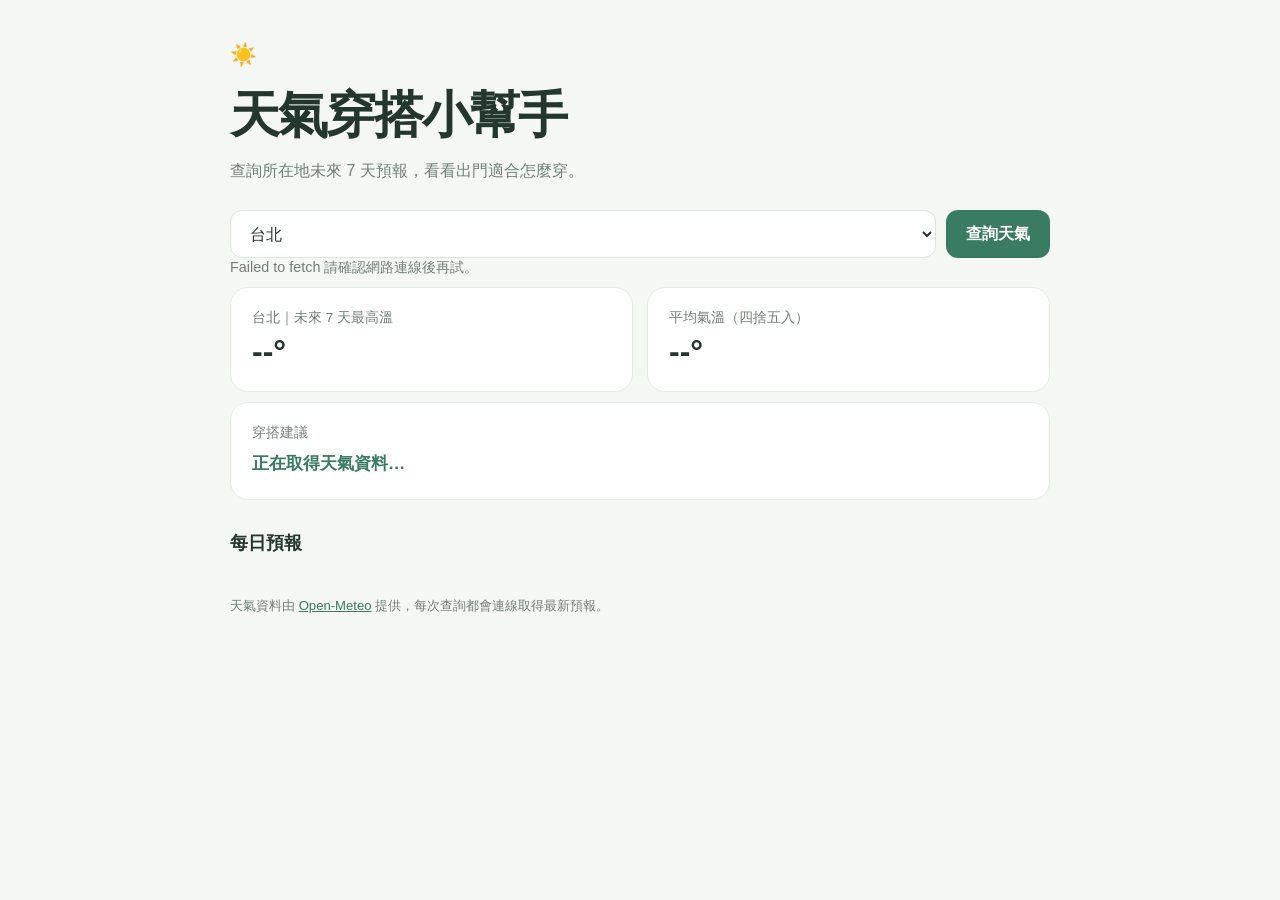
<file: 天氣穿搭小幫手.html>
<!DOCTYPE html>
<html lang="zh-Hant-TW">
<head>
  <meta charset="UTF-8">
  <meta name="viewport" content="width=device-width, initial-scale=1.0">
  <meta name="theme-color" content="#f4f7f4">
  <title>天氣穿搭小幫手｜第12堂課作業</title>
  <style>
    :root { color-scheme: light; --ink: #24372f; --muted: #718078; --green: #397c62; --line: #e5ebe6; }
    * { box-sizing: border-box; }
    body { margin: 0; min-height: 100vh; padding: 42px 20px; color: var(--ink); background: #f4f7f4; font-family: "Segoe UI", "Noto Sans TC", sans-serif; }
    main { width: min(100%, 820px); margin: auto; }
    .topline { display: flex; justify-content: space-between; align-items: center; gap: 12px; color: var(--green); font-size: .82rem; font-weight: 700; letter-spacing: .08em; }
    .sun { font-size: 1.35rem; }
    h1 { margin: 14px 0 8px; font-size: clamp(2rem, 6vw, 3.1rem); letter-spacing: -.04em; }
    .lead { margin: 0; color: var(--muted); line-height: 1.7; }
    .search { display: flex; gap: 10px; margin: 26px 0 0; }
    select, input, button { min-height: 48px; border-radius: 12px; font: inherit; }
    select, .custom-location { flex: 1; min-width: 0; padding: 0 15px; border: 1px solid #dce5de; outline: none; background: white; color: var(--ink); }
    select:focus, .custom-location:focus { border-color: var(--green); box-shadow: 0 0 0 3px #397c621c; }
    button { padding: 0 20px; border: 0; background: var(--green); color: white; font-weight: 700; cursor: pointer; }
    button:hover { background: #2e694f; }
    #status { min-height: 0; margin: 0; color: var(--muted); font-size: .9rem; }
    .summary { display: grid; grid-template-columns: 1fr 1fr; gap: 14px; margin: 10px 0; }
    .panel { padding: 21px; border: 1px solid var(--line); border-radius: 18px; background: white; }
    .panel-label { color: var(--muted); font-size: .85rem; }
    .big { display: block; margin-top: 6px; font-size: 2rem; font-weight: 750; }
    #advice { margin: 0; color: var(--green); font-size: 1.08rem; font-weight: 700; line-height: 1.6; }
    h2 { margin: 30px 0 12px; font-size: 1.15rem; }
    .days { display: grid; grid-template-columns: repeat(7, minmax(88px, 1fr)); gap: 10px; overflow-x: auto; padding-bottom: 6px; }
    .day { display: flex; flex-direction: column; align-items: center; justify-content: flex-start; gap: 9px; min-height: 126px; padding: 14px 8px; border: 1px solid var(--line); border-radius: 12px; background: white; text-align: center; }
    .day-date { color: var(--muted); font-size: .78rem; }
    .day-temp { font-size: .9rem; font-weight: 750; }
    .day-temp-label { display: block; margin-bottom: 4px; color: var(--muted); font-size: .72rem; font-weight: 400; }
    .day-rain { color: #6383a0; font-size: .76rem; line-height: 1.5; text-align: center; }
    .foot { margin-top: 22px; color: var(--muted); font-size: .82rem; line-height: 1.7; }
    .foot a { color: var(--green); }
    @media (max-width: 580px) { body { padding: 30px 16px; } .days { grid-template-columns: repeat(7, 92px); } .day { gap: 8px; padding: 12px 6px; } .day-date { font-size: .72rem; } .day-temp { font-size: .82rem; } .day-temp-label, .day-rain { font-size: .68rem; } }
    @media (max-width: 390px) { .summary { grid-template-columns: 1fr; } .search { gap: 7px; } button { padding: 0 13px; } }
  </style>
</head>
<body>
  <main>
    <div class="topline"><span class="sun" aria-hidden="true">☀️</span></div>
    <h1>天氣穿搭小幫手</h1>
    <p class="lead">查詢所在地未來 7 天預報，看看出門適合怎麼穿。</p>
    <form class="search" id="searchForm">
      <select id="citySelect" aria-label="選擇查詢地點">
        <option value="台北" selected>台北</option>
        <option value="新北">新北</option>
        <option value="基隆">基隆</option>
        <option value="桃園">桃園</option>
        <option value="新竹市">新竹</option>
        <option value="苗栗">苗栗</option>
        <option value="台中">台中</option>
        <option value="彰化">彰化</option>
        <option value="南投">南投</option>
        <option value="雲林">雲林</option>
        <option value="嘉義市">嘉義</option>
        <option value="台南">台南</option>
        <option value="高雄">高雄</option>
        <option value="屏東">屏東</option>
        <option value="宜蘭">宜蘭</option>
        <option value="花蓮">花蓮</option>
        <option value="台東">台東</option>
        <option value="澎湖">澎湖</option>
        <option value="金門">金門</option>
        <option value="連江">馬祖</option>
        <option value="other">其他</option>
      </select>
      <input id="customLocation" class="custom-location" type="text" placeholder="輸入地點，例如：淡水" aria-label="輸入其他地點" hidden>
      <button type="submit" id="searchButton">查詢天氣</button>
    </form>
    <div id="status" role="status">正在載入台北的最新預報…</div>
    <section class="summary" aria-live="polite">
      <div class="panel"><div class="panel-label" id="locationLabel">未來 7 天最高溫</div><strong class="big" id="highest">--°</strong></div>
      <div class="panel"><div class="panel-label">平均氣溫（四捨五入）</div><strong class="big" id="average">--°</strong></div>
    </section>
    <div class="panel"><div class="panel-label">穿搭建議</div><p id="advice" style="margin:8px 0 0">天氣資料載入後，建議就會出現在這裡。</p></div>
    <h2>每日預報</h2>
    <section id="forecast" class="days" aria-label="未來七天天氣預報"></section>
    <p class="foot">天氣資料由 <a href="https://open-meteo.com/" target="_blank" rel="noreferrer">Open-Meteo</a> 提供，每次查詢都會連線取得最新預報。</p>
  </main>
  <script>
    const form = document.querySelector("#searchForm");
    const citySelect = document.querySelector("#citySelect");
    const customLocation = document.querySelector("#customLocation");
    const statusText = document.querySelector("#status");
    const button = document.querySelector("#searchButton");
    // 地名 API 的搜尋關鍵字以英文較可靠，將常見台灣地名轉成 API 可辨識的名稱
    const cityAliases = {
      "台北": "Taipei", "臺北": "Taipei", "台北市": "Taipei", "臺北市": "Taipei",
      "新北": "New Taipei City", "新北市": "New Taipei City", "基隆": "Keelung", "基隆市": "Keelung",
      "桃園": "Taoyuan", "桃園市": "Taoyuan", "新竹": "Hsinchu", "新竹市": "Hsinchu", "新竹縣": "Zhubei",
      "苗栗": "Miaoli", "苗栗縣": "Miaoli", "台中": "Taichung", "臺中": "Taichung", "台中市": "Taichung", "臺中市": "Taichung",
      "彰化": "Changhua", "彰化縣": "Changhua", "南投": "Nantou", "南投縣": "Nantou", "雲林": "Douliu", "雲林縣": "Douliu",
      "嘉義": "Chiayi", "嘉義市": "Chiayi", "嘉義縣": "Taibao", "台南": "Tainan", "臺南": "Tainan", "台南市": "Tainan", "臺南市": "Tainan",
      "高雄": "Kaohsiung", "高雄市": "Kaohsiung", "屏東": "Pingtung", "屏東縣": "Pingtung", "宜蘭": "Yilan", "宜蘭縣": "Yilan",
      "花蓮": "Hualien", "花蓮縣": "Hualien", "台東": "Taitung", "臺東": "Taitung", "台東縣": "Taitung", "臺東縣": "Taitung",
      "澎湖": "Magong", "澎湖縣": "Magong", "金門": "Kinmen", "金門縣": "Kinmen", "連江": "Matsu", "連江縣": "Matsu", "馬祖": "Matsu",
      "墾丁": "Kending", "墾丁國家公園": "Kending", "九份": "Jiufen", "九分": "Jiufen"
    };

    // 查詢城市座標，再使用座標取得最新天氣預報
    async function loadWeather(city) {
      if (button.disabled) return;
      if (!city.trim()) {
        statusText.textContent = "請先輸入地點名稱。";
        return;
      }
      const selectedPlaceName = citySelect.value === "other" ? city.trim() : citySelect.selectedOptions[0].textContent;
      document.querySelector("#locationLabel").textContent = `${selectedPlaceName}｜未來 7 天最高溫`;
      document.querySelector("#highest").textContent = "--°";
      document.querySelector("#average").textContent = "--°";
      document.querySelector("#advice").textContent = "正在取得天氣資料…";
      document.querySelector("#forecast").innerHTML = "";
      button.disabled = true;
      citySelect.disabled = true;
      customLocation.disabled = true;
      statusText.textContent = `正在查詢「${city}」的最新預報…`;
      try {
        const geoUrl = new URL("https://geocoding-api.open-meteo.com/v1/search");
        const searchName = cityAliases[city.trim()] ?? city.trim();
        geoUrl.search = new URLSearchParams({ name: searchName, count: "10", language: "zh", format: "json", countryCode: "TW" });
        const geoResponse = await fetch(geoUrl);
        if (!geoResponse.ok) throw new Error("城市查詢服務暫時無法使用。");
        const geoData = await geoResponse.json();
        const place = geoData.results?.[0];
        if (!place) throw new Error(`找不到「${city}」，請確認地點名稱後再試。`);

        const weatherUrl = new URL("https://api.open-meteo.com/v1/forecast");
        weatherUrl.search = new URLSearchParams({
          latitude: place.latitude,
          longitude: place.longitude,
          daily: "temperature_2m_max,temperature_2m_min,precipitation_probability_max",
          forecast_days: "7",
          timezone: "auto"
        });
        const weatherResponse = await fetch(weatherUrl);
        if (!weatherResponse.ok) throw new Error("天氣服務暫時無法使用，請稍後再試。");
        const weather = await weatherResponse.json();
        showWeather(place, weather.daily, selectedPlaceName);
      } catch (error) {
        statusText.textContent = `${error.message} 請確認網路連線後再試。`;
      } finally {
        button.disabled = false;
        citySelect.disabled = false;
        customLocation.disabled = false;
      }
    }

    function showWeather(place, daily, selectedPlaceName) {
      // API 回傳的每日溫度資料放進陣列，供後續計算與判斷
      const highs = daily.temperature_2m_max;
      const lows = daily.temperature_2m_min;
      const rainChances = daily.precipitation_probability_max;
      const dailyMeans = highs.map((high, index) => (high + lows[index]) / 2);

      // 使用 Math.max 找最高溫、Math.round 將平均氣溫四捨五入
      const highestTemp = Math.max(...highs);
      const averageTemp = Math.round(dailyMeans.reduce((sum, temp) => sum + temp, 0) / dailyMeans.length);
      const coldestTemp = Math.min(...lows);
      const maxRainChance = Math.max(...rainChances);

      // 多層 if...else 依氣溫及降雨機率給穿搭建議
      let outfit;
      if (coldestTemp < 15) {
        outfit = "氣溫偏低，記得穿外套保暖。";
      } else if (highestTemp < 25) {
        outfit = "天氣舒適，薄長袖或薄外套很適合。";
      } else if (highestTemp < 30) {
        outfit = "天氣溫暖，建議穿輕薄透氣的衣服。";
      } else {
        outfit = "天氣炎熱，穿清涼衣物並記得防曬。";
      }
      if (maxRainChance >= 60) {
        outfit += " 另外，未來幾天降雨機率較高，出門帶把傘吧！";
      } else if (maxRainChance >= 30) {
        outfit += " 部分時段可能降雨，可以準備折疊傘。";
      } else {
        outfit += " 目前預報降雨機率低。";
      }

      document.querySelector("#locationLabel").textContent = `${selectedPlaceName}｜未來 7 天最高溫`;
      document.querySelector("#highest").textContent = `${Math.round(highestTemp)}°C`;
      document.querySelector("#average").textContent = `${averageTemp}°C`;
      document.querySelector("#advice").textContent = outfit;

      // 將七天的預報陣列逐筆轉成網頁卡片
      const cards = daily.time.map((date, index) => {
        const rain = rainChances[index];
        let umbrellaAdvice;
        if (rain >= 30) {
          umbrellaAdvice = "☂️";
        } else {
          umbrellaAdvice = "☀️";
        }
        const dateObject = new Date(`${date}T00:00:00Z`);
        const shortDate = new Intl.DateTimeFormat("zh-TW", { month: "numeric", day: "numeric", timeZone: "UTC" }).format(dateObject);
        const weekday = ["日", "一", "二", "三", "四", "五", "六"][dateObject.getUTCDay()];
        const dateWithWeekday = `${shortDate}(${weekday})`;
        const umbrellaText = rain >= 30 ? "建議帶傘" : "暫時不用帶傘";
        return `<article class="day"><div class="day-date">${index === 0 ? "今天 " : ""}${dateWithWeekday}</div><div class="day-temp"><span class="day-temp-label">氣溫</span>${Math.round(lows[index])}°–${Math.round(highs[index])}°C</div><div class="day-rain" title="${umbrellaText}">降雨 ${rain}% ${umbrellaAdvice}</div></article>`;
      });
      document.querySelector("#forecast").innerHTML = cards.join("");
      statusText.textContent = "";
    }

    form.addEventListener("submit", (event) => {
      event.preventDefault();
      const place = citySelect.value === "other" ? customLocation.value : citySelect.value;
      loadWeather(place);
    });
    citySelect.addEventListener("change", () => {
      if (citySelect.value === "other") {
        customLocation.hidden = false;
        customLocation.focus();
        document.querySelector("#locationLabel").textContent = "其他地點｜未來 7 天最高溫";
        document.querySelector("#highest").textContent = "--°";
        document.querySelector("#average").textContent = "--°";
        document.querySelector("#advice").textContent = "請輸入地點，再按查詢天氣。";
        document.querySelector("#forecast").innerHTML = "";
        statusText.textContent = "";
        return;
      }
      customLocation.hidden = true;
      customLocation.value = "";
      loadWeather(citySelect.value);
    });
    loadWeather(citySelect.value);
  </script>
</body>
</html>
</file>
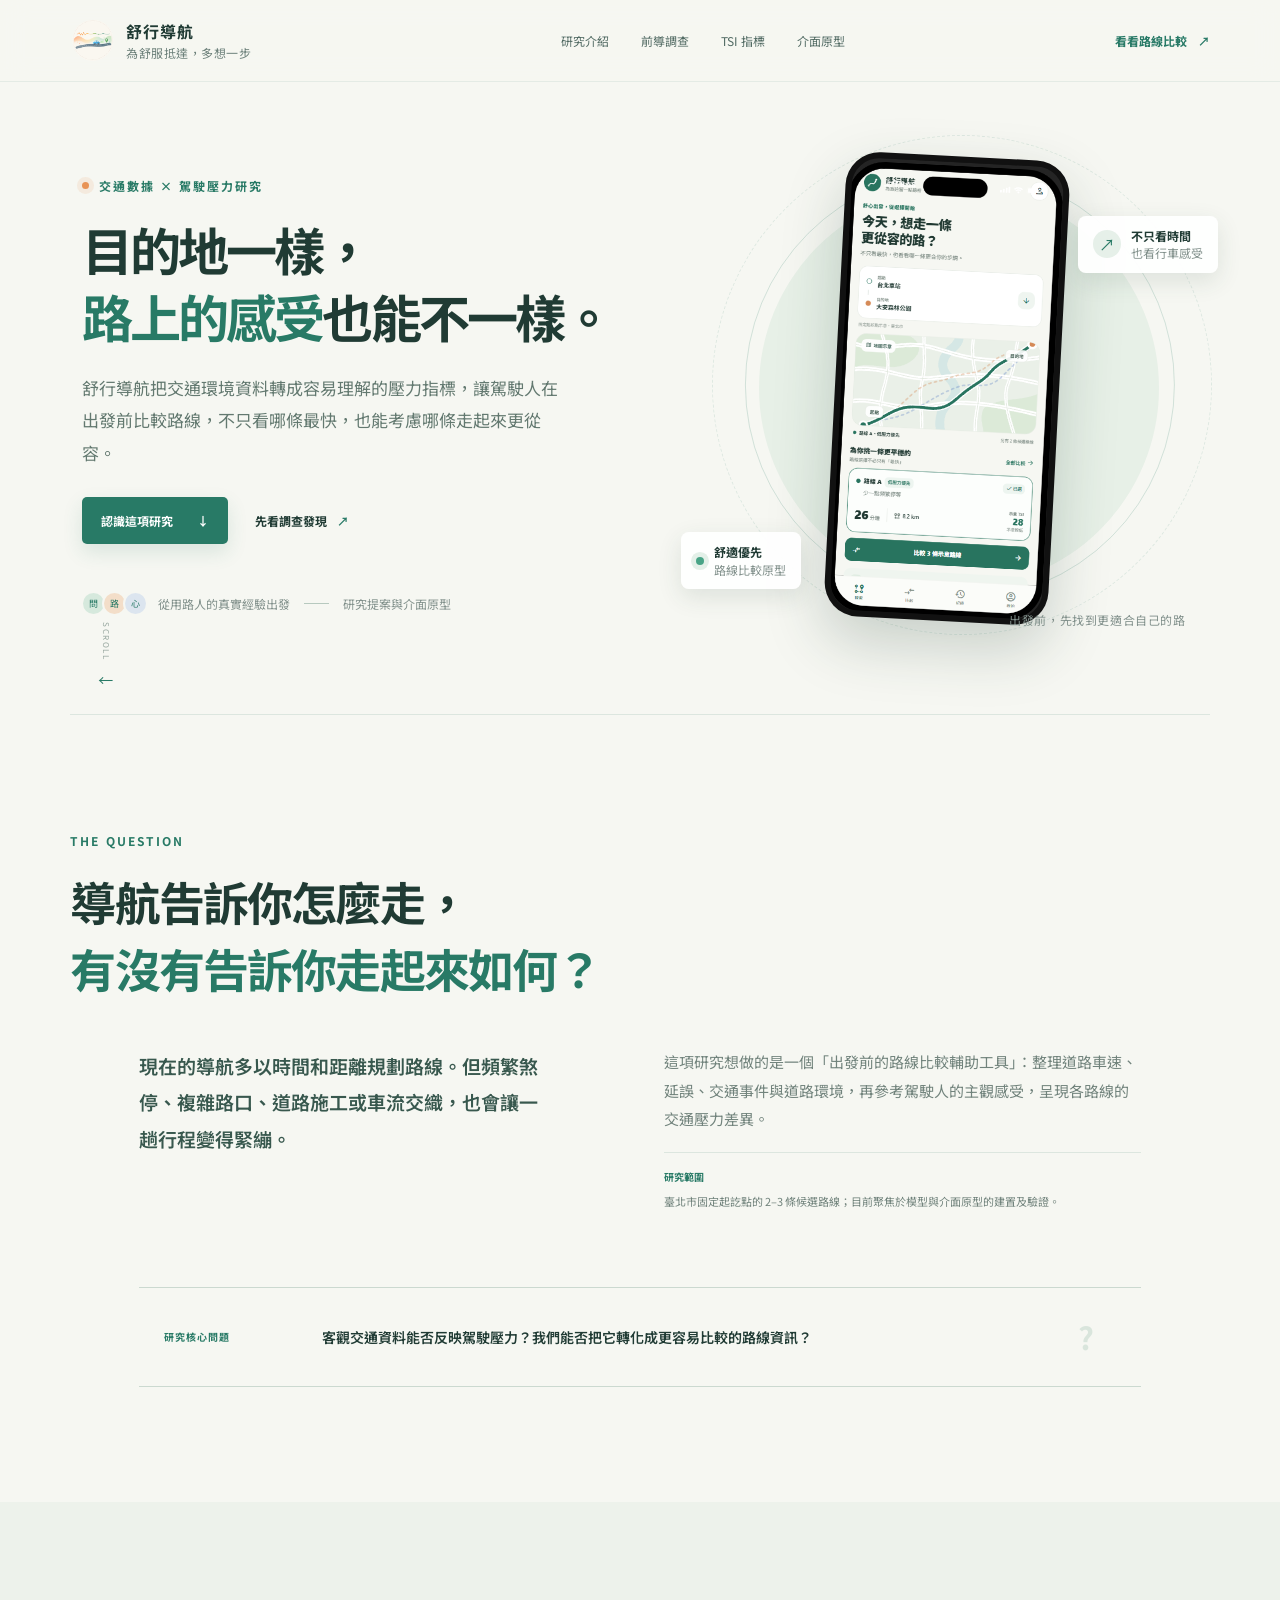
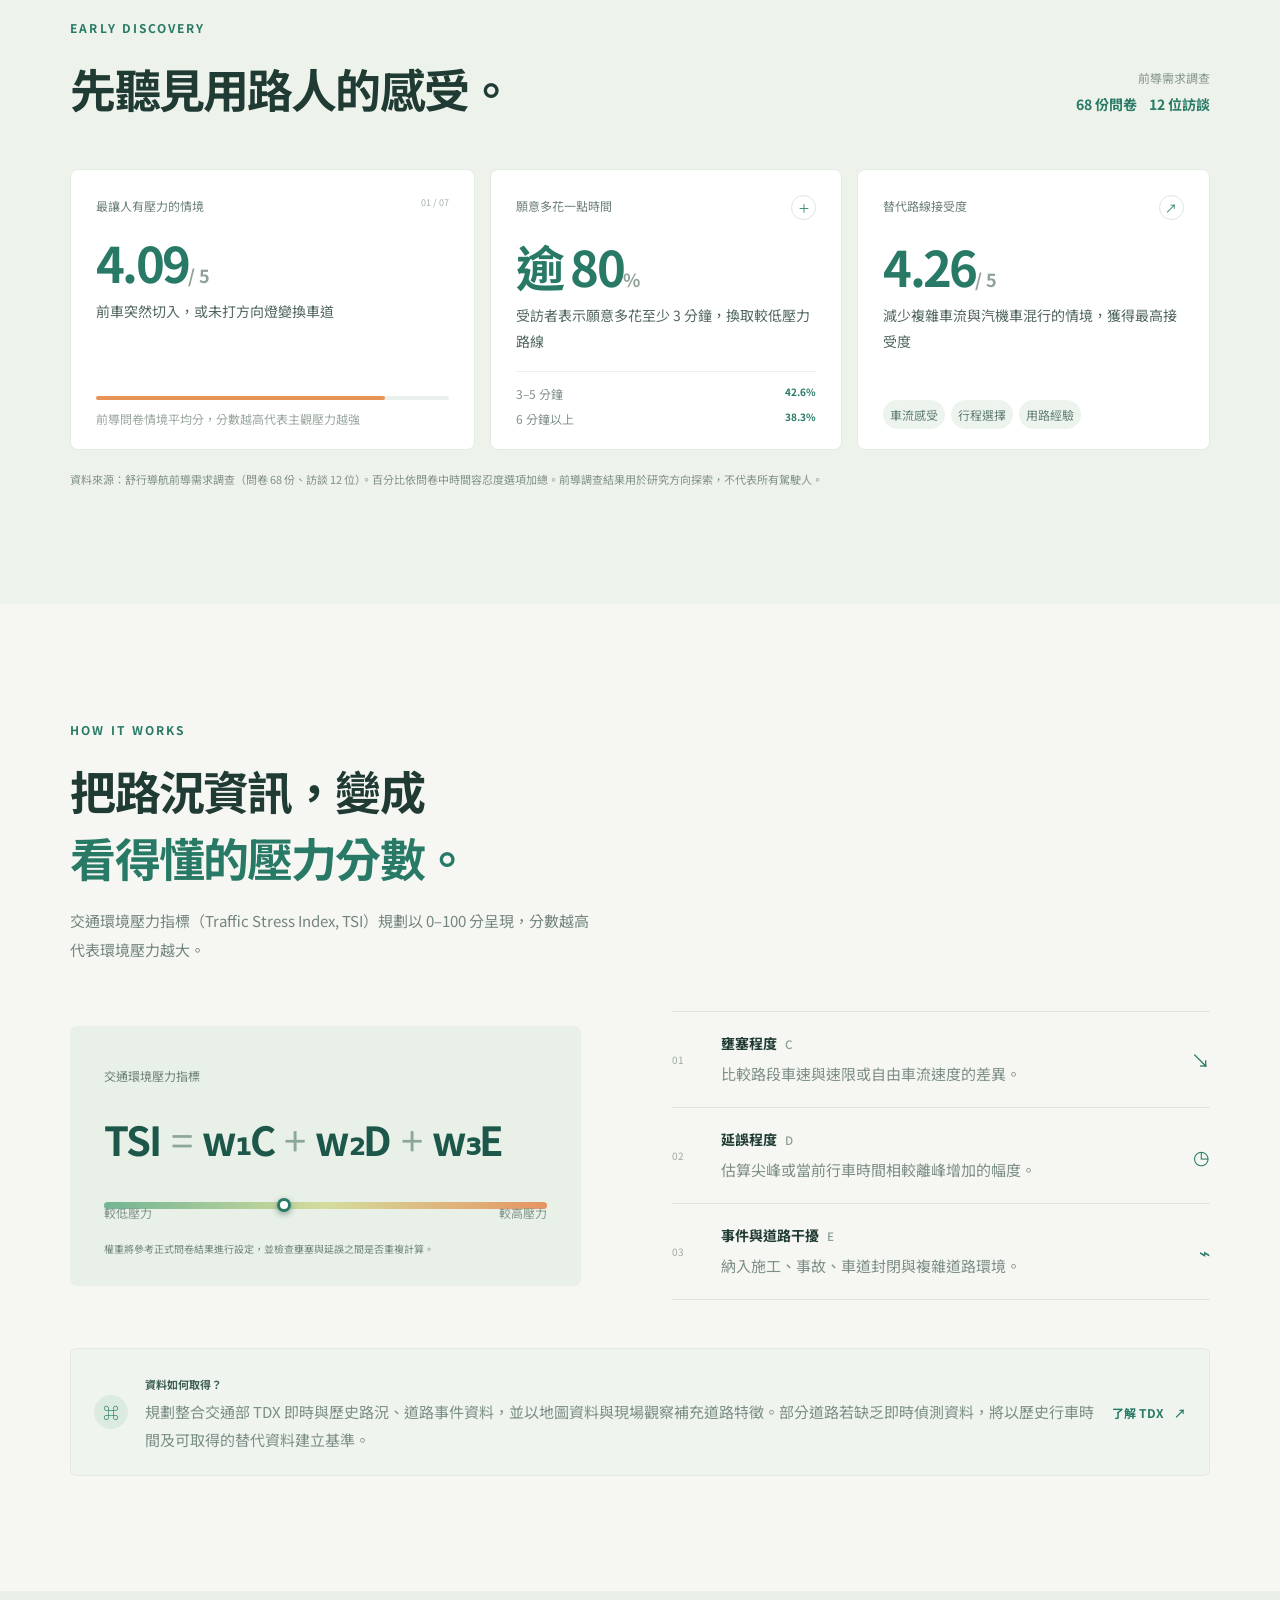
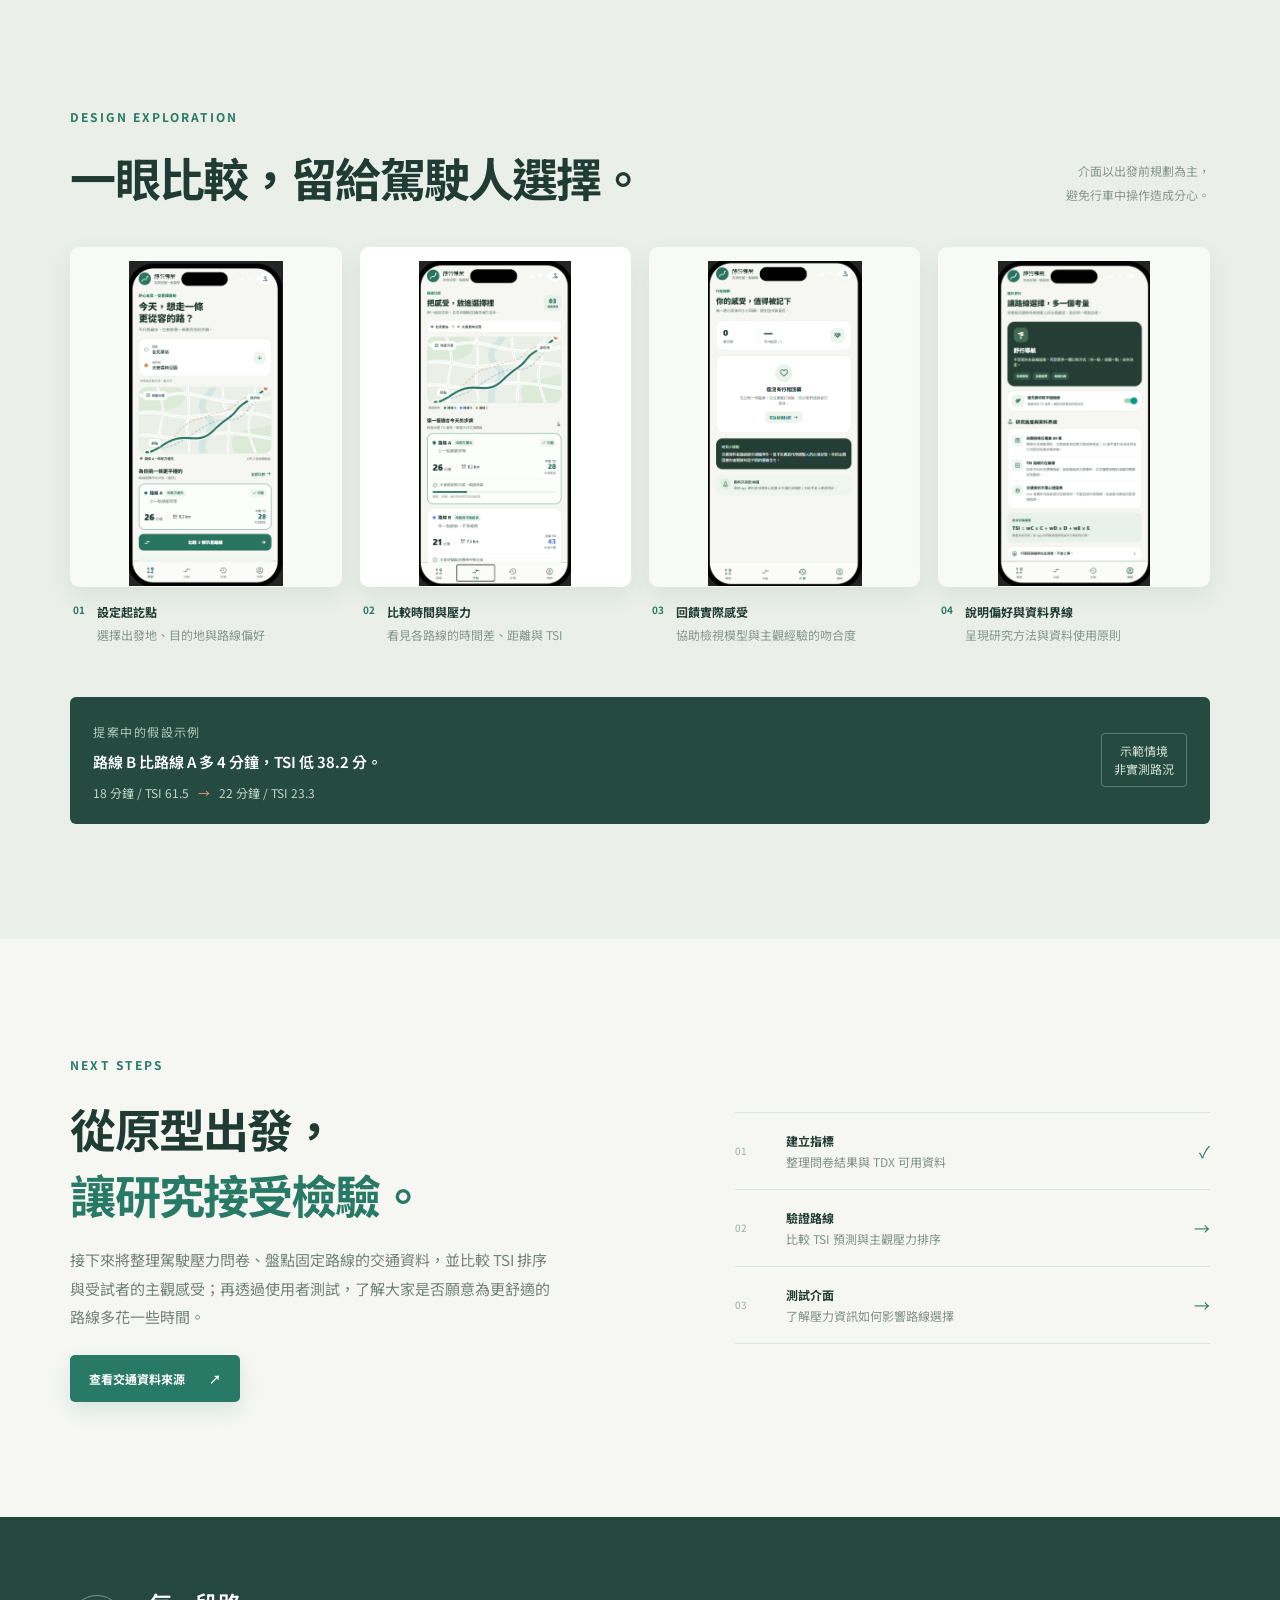
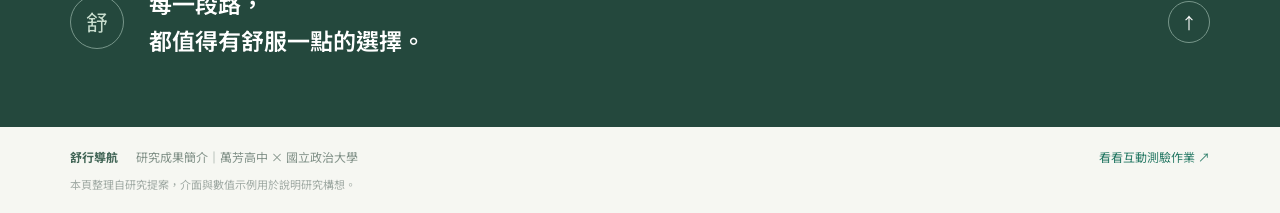
<file: 舒行導航.html>
<!doctype html>
<html lang="zh-Hant-TW">
<head>
  <meta charset="utf-8">
  <meta name="viewport" content="width=device-width, initial-scale=1">
  <meta name="theme-color" content="#f6f7f2">
  <meta name="description" content="舒行導航研究成果：結合交通資料與駕駛壓力評估，探索兼顧效率與舒適度的低壓力路線推薦。">
  <title>舒行導航｜讓每段路，多一點從容</title>
  <link rel="preconnect" href="https://fonts.googleapis.com">
  <link rel="preconnect" href="https://fonts.gstatic.com" crossorigin>
  <link href="https://fonts.googleapis.com/css2?family=Noto+Sans+TC:wght@400;500;600;700;800&display=swap" rel="stylesheet">
  <style>
  :root {
    --ink: #203b34;
    --muted: #6d817a;
    --green: #287a66;
    --green-dark: #1c574a;
    --mint: #e5f0e9;
    --paper: #f6f7f2;
    --white: #fff;
    --orange: #e89356;
    --line: #dce6df;
    --serif: "Noto Sans TC",sans-serif
  }

  * {
    box-sizing: border-box
  }

  html {
    scroll-behavior:smooth;
    scroll-padding-top: 92px
  }

  body {
    margin:0;
    background:var(--paper);
    color:var(--ink);
    font-family:var(--serif),"Microsoft JhengHei",sans-serif;
    font-size:15px;
    line-height:1.75;
    -webkit-font-smoothing: antialiased
  }

  a {
    color:inherit;
    text-decoration: none
  }

  .topbar {
    height:82px;
    padding:0 max(calc((100vw - 1180px)/2),5.5vw);
    display:flex;
    align-items:center;
    justify-content:space-between;
    gap:28px;
    background:rgba(246,247,242,.93);
    position:sticky;
    top:0;
    z-index:10;
    border-bottom:1px solid rgba(220,230,223,.7);
    backdrop-filter: blur(14px)
  }

  .brand {
    display:flex;
    align-items:center;
    gap:10px;
    min-width: 220px
  }

  .brand img {
    width:46px;
    height:46px;
    object-fit:cover;
    border-radius: 50%
  }

  .brand span {
    display:grid;
    line-height: 1.25
  }

  .brand b {
    font-size:16px;
    letter-spacing: .06em
  }

  .brand small {
    font-size:10px;
    color:var(--muted);
    margin-top:4px;
    letter-spacing: .04em
  }

  .topbar nav {
    display:flex;
    gap:32px;
    align-items: center
  }

  .topbar nav a {
    font-size:12px;
    color:#526b63;
    transition: color .2s
  }

  .topbar nav a:hover {
    color: var(--orange)
  }

  .nav-cta {
    font-size:12px;
    font-weight:700;
    color:var(--green);
    white-space: nowrap
  }

  .nav-cta span {
    margin-left: 8px
  }

  .section-wrap {
    width:min(1180px,89%);
    margin: 0 auto
  }

  .section-pad {
    padding-top:115px;
    padding-bottom: 115px
  }

  .hero {
    min-height:628px;
    display:grid;
    grid-template-columns:1fr .94fr;
    align-items:center;
    gap:5%;
    position:relative;
    padding-top:56px;
    padding-bottom: 76px
  }

  .hero-copy {
    position:relative;
    z-index:2;
    padding: 15px 0 0 2%
  }

  .eyebrow {
    font-size:10px;
    letter-spacing:.17em;
    text-transform:uppercase;
    color:var(--green);
    font-weight:700;
    margin:0 0 20px;
    display:flex;
    align-items:center;
    gap: 10px
  }

  .eyebrow-dot {
    width:7px;
    height:7px;
    border-radius:50%;
    background:var(--orange);
    box-shadow: 0 0 0 5px rgba(232,147,86,.13)
  }

  h1,h2,h3,p {
    margin-top: 0
  }

  h1 {
    font-size:clamp(38px,5.1vw,64px);
    line-height:1.3;
    letter-spacing:-.055em;
    margin-bottom:23px;
    font-weight: 700
  }

  h1 em,h2 em {
    font-style:normal;
    color: var(--green)
  }

  .hero-lede {
    max-width:485px;
    color:#637970;
    font-size:15px;
    line-height:2.05;
    margin-bottom: 28px
  }

  .hero-actions {
    display:flex;
    align-items:center;
    gap: 27px
  }

  .button {
    display:inline-flex;
    align-items:center;
    gap:24px;
    padding:13px 19px;
    border-radius:5px;
    font-size:12px;
    font-weight:700;
    transition: transform .2s,background .2s,box-shadow .2s,color .2s
  }

  .button-primary {
    background:var(--green);
    color:#fff;
    box-shadow: 0 8px 20px rgba(40,122,102,.14)
  }

  .button-primary:hover {
    background:var(--green-dark);
    box-shadow:0 12px 24px rgba(40,122,102,.24);
    transform: translateY(-3px)
  }

  .button:active,.nav-cta:active,.text-link:active {
    transform:translateY(2px);
    box-shadow: none
  }

  .text-link {
    font-size:12px;
    font-weight:700;
    transition: transform .15s,color .15s
  }

  .text-link span {
    margin-left:7px;
    color: var(--green)
  }

  .hero-proof {
    margin-top:47px;
    display:flex;
    align-items:center;
    color:#82918c;
    font-size:10px;
    gap: 10px
  }

  .avatar-stack {
    display:flex;
    padding-left: 3px
  }

  .avatar-stack i {
    font-style:normal;
    width:25px;
    height:25px;
    border-radius:50%;
    background:#d6e9dd;
    border:2px solid var(--paper);
    display:grid;
    place-items:center;
    font-size:9px;
    color:var(--green);
    margin-left: -4px
  }

  .avatar-stack i:nth-child(2) {
    background: #f3dec9
  }

  .avatar-stack i:nth-child(3) {
    background: #dce5ef
  }

  .proof-line {
    height:1px;
    width:25px;
    background:#b7c9bf;
    margin: 0 4px
  }

  .hero-art {
    height:500px;
    position:relative;
    display:grid;
    place-items: center
  }

  .hero-art:before {
    content:"";
    position:absolute;
    width:400px;
    height:400px;
    border-radius:50%;
    background:#e7f0e7;
    top:50px;
    left:50%;
    transform: translateX(-47%)
  }

  .art-orbit {
    position:absolute;
    border:1px solid rgba(40,122,102,.18);
    border-radius:50%;
    width:430px;
    height:430px;
    top:32px;
    left:50%;
    transform: translateX(-47%)
  }

  .orbit-two {
    width:500px;
    height:500px;
    top:-3px;
    border-style:dashed;
    opacity: .65
  }

  .phone-frame {
    position:relative;
    width:224px;
    height:465px;
    overflow:hidden;
    border-radius:34px;
    box-shadow:0 24px 60px rgba(34,65,52,.22);
    transform:rotate(3deg);
    animation:phoneFloat 5.5s ease-in-out infinite;
    background:#111;
    padding: 6px
  }

  .phone-frame img {
    width:100%;
    height:100%;
    object-fit:cover;
    object-position:top;
    border-radius: 28px
  }

  .float-note {
    position:absolute;
    z-index:2;
    display:flex;
    align-items:center;
    gap:10px;
    background:rgba(255,255,255,.95);
    padding:11px 15px;
    border-radius:8px;
    box-shadow:0 8px 24px rgba(42,74,61,.12);
    animation: noteFloat 4s ease-in-out infinite
  }

  .float-note span:nth-child(2) {
    display:grid;
    line-height: 1.45
  }

  .float-note b {
    font-size: 11px
  }

  .float-note small {
    font-size:9px;
    color: #82918c
  }

  .note-icon {
    width:28px;
    height:28px;
    border-radius:50%;
    display:grid;
    place-items:center;
    background:#e6f0e9;
    color: var(--green)
  }

  .note-top {
    top:78px;
    right: -8px
  }

  .note-bottom {
    bottom:49px;
    left:-4px;
    animation-delay: -1.4s
  }

  .pulse-dot {
    width:8px;
    height:8px;
    border-radius:50%;
    background:#48a486;
    box-shadow: 0 0 0 5px #e3f0e8
  }

  .art-caption {
    position:absolute;
    bottom:8px;
    right:24px;
    color:#82918c;
    font-size:10px;
    letter-spacing: .05em
  }

  .scroll-cue {
    position:absolute;
    bottom:24px;
    left:2%;
    writing-mode:vertical-rl;
    letter-spacing:.2em;
    color:#96a69e;
    font-size: 8px
  }

  .scroll-cue span {
    color:var(--green);
    font-size:15px;
    margin-top: 9px
  }

  .about {
    border-top: 1px solid var(--line)
  }

  .section-heading {
    margin-bottom: 47px
  }

  .section-heading .eyebrow {
    margin-bottom: 17px
  }

  .section-heading h2,.next-copy h2 {
    font-size:clamp(30px,4vw,46px);
    line-height:1.45;
    letter-spacing:-.04em;
    margin-bottom: 0
  }

  .about-grid {
    display:grid;
    grid-template-columns:.85fr 1fr;
    gap:12%;
    padding: 0 6%
  }

  .body-lede {
    font-size:19px;
    line-height:1.9;
    font-weight:600;
    color: #38584e
  }

  .about-detail {
    color:#71837c;
    font-size:13px;
    line-height: 2
  }

  .scope-note {
    border-top:1px solid var(--line);
    padding-top:14px;
    margin-top:18px;
    font-size: 11px
  }

  .scope-note span {
    display:block;
    color:var(--green);
    font-size:10px;
    font-weight:700;
    margin-bottom: 5px
  }

  .question-row {
    margin:64px 6% 0;
    padding:22px 25px;
    border-top:1px solid #cbd9d0;
    border-bottom:1px solid #cbd9d0;
    display:grid;
    grid-template-columns:140px 1fr 38px;
    align-items:center;
    gap: 18px
  }

  .question-row>span:first-child {
    font-size:10px;
    color:var(--green);
    font-weight:700;
    letter-spacing: .1em
  }

  .question-row p {
    margin:0;
    font-size:13px;
    font-weight: 600
  }

  .question-mark {
    color:#d9e5dc;
    font-size:31px;
    font-weight: 700
  }

  .findings-section {
    background: #edf2eb
  }

  .heading-inline {
    display:flex;
    align-items:end;
    justify-content: space-between
  }

  .heading-aside {
    text-align:right;
    color:#87978f;
    font-size:11px;
    line-height:2;
    margin: 0 0 4px
  }

  .heading-aside b {
    color:var(--green);
    font-size: 14px
  }

  .finding-grid {
    display:grid;
    grid-template-columns:1.15fr 1fr 1fr;
    gap: 15px
  }

  .finding-card {
    background:#fff;
    border:1px solid #e4ebe4;
    border-radius:8px;
    min-height:250px;
    padding:25px 25px 20px;
    display:flex;
    flex-direction:column;
    transition: transform .25s,box-shadow .25s
  }

  .finding-card:hover {
    transform:translateY(-5px);
    box-shadow: 0 16px 30px rgba(39,80,64,.09)
  }

  .finding-top {
    display:flex;
    justify-content:space-between;
    color:#6d8178;
    font-size: 10px
  }

  .finding-rank {
    color:#a2b0a9;
    font-size: 9px
  }

  .finding-card strong {
    font-size:49px;
    line-height:1.2;
    letter-spacing:-.06em;
    color:var(--green);
    margin: 17px 0 6px
  }

  .finding-card strong span {
    font-size:18px;
    letter-spacing:0;
    color: #91a198
  }

  .finding-card p {
    font-size:12px;
    color:#51675e;
    line-height:1.8;
    margin-bottom: 16px
  }

  .score-track {
    height:4px;
    background:#eaf0eb;
    border-radius:4px;
    margin: auto 0 8px
  }

  .score-track i {
    display:block;
    height:100%;
    border-radius:4px;
    background: var(--orange)
  }

  .finding-card>small {
    font-size:8px;
    color: #9aa79f
  }

  .line-icon {
    width:25px;
    height:25px;
    border:1px solid #dce8df;
    border-radius:50%;
    display:grid;
    place-items:center;
    color: var(--green)
  }

  .finding-foot {
    display:grid;
    grid-template-columns:1fr auto;
    gap:4px 10px;
    margin-top:auto;
    border-top:1px solid #edf0ed;
    padding-top:11px;
    font-size:9px;
    color: #829189
  }

  .finding-foot b {
    color:var(--green);
    font-size: 10px
  }

  .finding-tags {
    display:flex;
    gap:6px;
    margin-top: auto
  }

  .finding-tags span {
    font-size:8px;
    padding:4px 7px;
    border-radius:20px;
    color:#648076;
    background: #edf4ee
  }

  .source-note {
    font-size:9px;
    color:#819188;
    margin: 20px 0 0
  }

  .model-section .section-heading {
    max-width: 520px
  }

  .section-intro {
    font-size:13px;
    color:#73857d;
    line-height:1.9;
    margin: 17px 0 0
  }

  .model-layout {
    display:grid;
    grid-template-columns:.95fr 1fr;
    gap:8%;
    align-items: center
  }

  .formula-card {
    background:#e8f0e8;
    padding:34px 34px 28px;
    border-radius: 7px
  }

  .formula-label {
    font-size:10px;
    color: #6d8178
  }

  .formula {
    font-size:40px;
    letter-spacing:-.04em;
    font-weight:700;
    color:var(--green-dark);
    margin: 16px 0 28px
  }

  .formula span {
    font-weight:400;
    color:#8da69a;
    margin: 0 3px
  }

  .formula-scale {
    height:7px;
    border-radius:8px;
    background:linear-gradient(90deg,#72b594,#d4dc9c,#e79562);
    position: relative
  }

  .formula-scale i {
    position:absolute;
    left:39%;
    top:50%;
    width:14px;
    height:14px;
    background:#fff;
    border:3px solid var(--green);
    border-radius:50%;
    transform:translateY(-50%);
    box-shadow: 0 2px 6px #829a8d
  }

  .formula-scale div {
    display:flex;
    justify-content:space-between;
    margin-top:10px;
    color:#83958b;
    font-size: 9px
  }

  .formula-card>p {
    font-size:10px;
    line-height:1.8;
    color:#71857b;
    margin: 31px 0 0
  }

  .factor-list article {
    display:grid;
    grid-template-columns:36px 1fr 28px;
    align-items:center;
    gap:13px;
    padding:19px 0;
    border-bottom: 1px solid var(--line)
  }

  .factor-list article:first-child {
    border-top: 1px solid var(--line)
  }

  .factor-index {
    font-size:10px;
    color: #9aaba1
  }

  .factor-list h3 {
    font-size:14px;
    margin: 0 0 4px
  }

  .factor-list h3 small {
    font-weight:500;
    color:#8da095;
    margin-left: 5px
  }

  .factor-list p {
    margin:0;
    font-size:10px;
    color: #7c8e85
  }

  .factor-symbol {
    color:var(--green);
    font-size:19px;
    text-align: right
  }

  .data-source {
    margin-top:48px;
    padding:20px 23px;
    display:grid;
    grid-template-columns:36px 1fr auto;
    align-items:center;
    gap:15px;
    background:#f0f4ef;
    border:1px solid #e1eae1;
    border-radius: 6px
  }

  .data-icon {
    width:34px;
    height:34px;
    border-radius:50%;
    background:#dcebe0;
    color:var(--green);
    display:grid;
    place-items: center
  }

  .data-source p {
    font-size:10px;
    line-height:1.8;
    color:#7b8e84;
    margin: 0
  }

  .data-source p b {
    font-size:11px;
    color: #3e6154
  }

  .data-source>a {
    font-size:10px;
    color:var(--green);
    font-weight:700;
    white-space: nowrap
  }

  .data-source>a span {
    margin-left: 7px
  }

  .prototype-section {
    background: #eaf0e9
  }

  .prototype-section .section-heading {
    margin-bottom: 36px
  }

  .prototype-grid {
    display:grid;
    grid-template-columns:1fr 1.12fr 1fr;
    gap:18px;
    align-items: end
  }

  .prototype-card {
    margin: 0
  }

  .screen-wrap {
    height:300px;
    border-radius:9px;
    background:#f8faf6;
    box-shadow:0 9px 25px rgba(30,69,51,.08);
    display:flex;
    align-items:flex-start;
    justify-content:center;
    overflow:hidden;
    padding: 14px 20px 0
  }

  .screen-wrap img {
    height:100%;
    width:auto;
    max-width:100%;
    object-fit:contain;
    object-position: top
  }

  .screen-tall {
    height: 315px
  }

  .prototype-featured .screen-wrap {
    height:345px;
    background:#fff;
    padding-top: 14px
  }

  .prototype-card figcaption {
    display:flex;
    align-items:flex-start;
    gap:12px;
    padding: 14px 3px 0
  }

  .prototype-card figcaption>span {
    color:var(--green);
    font-size:10px;
    font-weight: 700
  }

  .prototype-card figcaption div {
    display:grid;
    gap: 2px
  }

  .prototype-card figcaption b {
    font-size: 11px
  }

  .prototype-card figcaption small {
    font-size:9px;
    color: #85968e
  }

  .example-banner {
    margin-top:52px;
    padding:19px 23px;
    background:#254a3f;
    border-radius:6px;
    color:#fff;
    display:flex;
    align-items:center;
    justify-content: space-between
  }

  .example-label {
    font-size:9px;
    color:#aecbb9;
    letter-spacing: .12em
  }

  .example-banner p {
    font-size:15px;
    font-weight:600;
    margin: 5px 0 2px
  }

  .example-banner small {
    font-size:10px;
    color: #c1d4c8
  }

  .example-banner small i {
    font-style:normal;
    color:#e7a269;
    margin: 0 6px
  }

  .example-badge {
    text-align:center;
    border:1px solid rgba(211,230,215,.3);
    border-radius:4px;
    padding:8px 12px;
    font-size:9px;
    line-height:1.5;
    color: #d4e1d6
  }

  .next-section {
    display:grid;
    grid-template-columns:1fr .9fr;
    gap:12%;
    align-items: center
  }

  .next-copy h2 {
    margin-bottom: 18px
  }

  .next-copy>p:not(.eyebrow) {
    font-size:12px;
    color:#70827a;
    line-height:2;
    margin-bottom:23px;
    max-width: 490px
  }

  .steps-list>div {
    display:grid;
    grid-template-columns:37px 1fr 25px;
    gap:14px;
    align-items:center;
    padding:17px 0;
    border-bottom: 1px solid var(--line)
  }

  .steps-list>div:first-child {
    border-top: 1px solid var(--line)
  }

  .steps-list>div>span {
    font-size:10px;
    color: #9aac9f
  }

  .steps-list p {
    display:grid;
    margin: 0
  }

  .steps-list b {
    font-size: 12px
  }

  .steps-list small {
    font-size:9px;
    color: #819188
  }

  .steps-list i {
    font-style:normal;
    color:var(--green);
    text-align:right;
    font-size: 16px
  }

  .closing {
    background:#24483d;
    color: #fff
  }

  .closing-inner {
    width:min(1180px,89%);
    margin:0 auto;
    min-height:210px;
    display:flex;
    align-items:center;
    gap:25px;
    position: relative
  }

  .closing-mark {
    width:54px;
    height:54px;
    border:1px solid #77968a;
    border-radius:50%;
    display:grid;
    place-items:center;
    font-size:22px;
    color: #c8ddce
  }

  .closing-inner p {
    font-size:23px;
    font-weight:600;
    line-height:1.6;
    margin: 0
  }

  .closing-inner>a {
    margin-left:auto;
    width:42px;
    height:42px;
    border:1px solid #77968a;
    border-radius:50%;
    display:grid;
    place-items:center;
    transition: background .2s,transform .2s
  }

  .closing-inner>a:hover {
    background:#356b58;
    transform: translateY(-3px)
  }

  .closing-inner>a:active {
    transform: translateY(2px)
  }

  .footer {
    padding:19px max(calc((100vw - 1180px)/2),5.5vw);
    display:grid;
    grid-template-columns:1fr auto;
    gap:8px 20px;
    color:#819188;
    font-size: 9px
  }

  .footer>div {
    display:flex;
    gap: 18px
  }

  .footer>div span:first-child {
    font-weight:700;
    color: #416556
  }

  .footer>a {
    color: var(--green)
  }

  .footer>small {
    grid-column:1/-1;
    color: #a0aaa4
  }

  @keyframes phoneFloat {

    0%,100% {
      transform: translateY(0) rotate(3deg)
    }

    50% {
      transform: translateY(-11px) rotate(1.5deg)
    }
  }

  @keyframes noteFloat {

    0%,100% {
      transform: translateY(0)
    }

    50% {
      transform: translateY(-6px)
    }
  }

  @media(max-width:900px) {

    .topbar {
      padding:0 5.5%;
      height: 72px
    }

    .brand {
      min-width: unset
    }

    .topbar nav {
      gap: 18px
    }

    .topbar nav a {
      font-size: 10px
    }

    .nav-cta {
      display: none
    }

    .hero {
      min-height:580px;
      gap: 2%
    }

    .hero-art {
      transform:scale(.88);
      transform-origin: center
    }

    .hero-proof {
      flex-wrap: wrap
    }

    .section-pad {
      padding-top:85px;
      padding-bottom: 85px
    }

    .about-grid {
      gap:7%;
      padding: 0 2%
    }

    .finding-card {
      padding:20px;
      min-height: 260px
    }

    .model-layout {
      gap: 5%
    }

    .screen-wrap {
      height: 265px
    }

    .prototype-featured .screen-wrap {
      height: 305px
    }
  }

  @media(max-width:650px) {

    html {
      scroll-padding-top: 68px
    }

    .topbar {
      height:66px;
      padding:0 5%;
      gap: 10px
    }

    .brand img {
      width:39px;
      height: 39px
    }

    .brand b {
      font-size: 13px
    }

    .brand small {
      font-size: 8px
    }

    .topbar nav {
      gap:12px;
      overflow:auto;
      white-space: nowrap
    }

    .topbar nav a {
      font-size: 9px
    }

    .topbar nav a:nth-child(3) {
      display: none
    }

    .section-wrap {
      width: 88%
    }

    .hero {
      display:flex;
      flex-direction:column;
      align-items:stretch;
      padding-top:45px;
      padding-bottom:55px;
      gap: 0
    }

    .hero-copy {
      padding: 0
    }

    .hero h1 {
      font-size: 43px
    }

    .hero-lede {
      font-size: 13px
    }

    .hero-proof {
      margin-top:32px;
      font-size: 9px
    }

    .hero-art {
      height:405px;
      width:100%;
      transform:none;
      margin-top: 8px
    }

    .hero-art:before {
      width:290px;
      height:290px;
      top: 52px
    }

    .art-orbit {
      width:315px;
      height:315px;
      top: 39px
    }

    .orbit-two {
      width:360px;
      height:360px;
      top: 16px
    }

    .phone-frame {
      width:183px;
      height: 380px
    }

    .note-top {
      top:48px;
      right: 0
    }

    .note-bottom {
      bottom:35px;
      left: 0
    }

    .art-caption {
      bottom:0;
      right:0;
      font-size: 8px
    }

    .scroll-cue {
      display: none
    }

    .section-pad {
      padding-top:70px;
      padding-bottom: 70px
    }

    .section-heading {
      margin-bottom: 34px
    }

    .section-heading h2,.next-copy h2 {
      font-size: 31px
    }

    .about-grid {
      grid-template-columns:1fr;
      gap:12px;
      padding: 0
    }

    .body-lede {
      font-size: 17px
    }

    .about-detail {
      font-size: 12px
    }

    .question-row {
      margin:35px 0 0;
      grid-template-columns:1fr 30px;
      gap: 6px
    }

    .question-row>span:first-child {
      grid-column: 1/-1
    }

    .question-row p {
      font-size: 11px
    }

    .question-mark {
      grid-column:2;
      grid-row: 2
    }

    .heading-inline {
      align-items:flex-start;
      flex-direction:column;
      gap: 12px
    }

    .heading-aside {
      text-align:left;
      line-height: 1.8
    }

    .finding-grid {
      grid-template-columns:1fr;
      gap: 11px
    }

    .finding-card {
      min-height:unset;
      padding: 20px
    }

    .finding-card strong {
      font-size:42px;
      margin: 10px 0 2px
    }

    .finding-card p {
      margin-bottom: 12px
    }

    .finding-card>small {
      margin-top: 8px
    }

    .finding-foot {
      margin-top: 8px
    }

    .finding-tags {
      margin-top: 8px
    }

    .model-layout {
      grid-template-columns:1fr;
      gap: 24px
    }

    .formula-card {
      padding: 26px 22px
    }

    .formula {
      font-size: 34px
    }

    .data-source {
      grid-template-columns:32px 1fr;
      gap:11px;
      padding: 17px
    }

    .data-source>a {
      grid-column: 2
    }

    .prototype-grid {
      grid-template-columns:1fr 1fr;
      gap: 12px
    }

    .prototype-featured {
      grid-column:1/-1;
      grid-row: 1
    }

    .prototype-featured .screen-wrap {
      height: 370px
    }

    .screen-wrap {
      height:265px;
      padding: 10px 12px 0
    }

    .screen-tall {
      height: 270px
    }

    .prototype-card figcaption {
      gap:8px;
      padding-top: 10px
    }

    .prototype-card figcaption small {
      line-height: 1.5
    }

    .example-banner {
      margin-top:34px;
      padding:16px;
      gap: 9px
    }

    .example-banner p {
      font-size: 12px
    }

    .example-banner small {
      font-size: 8px
    }

    .example-badge {
      font-size:8px;
      padding: 7px
    }

    .next-section {
      grid-template-columns:1fr;
      gap: 32px
    }

    .closing-inner {
      min-height:165px;
      gap: 14px
    }

    .closing-mark {
      width:43px;
      height:43px;
      font-size: 18px
    }

    .closing-inner p {
      font-size: 17px
    }

    .closing-inner>a {
      width:36px;
      height: 36px
    }

    .footer {
      grid-template-columns:1fr;
      gap:8px;
      padding: 19px 6%
    }

    .footer>div {
      flex-direction:column;
      gap: 3px
    }

    .footer>small {
      grid-column: auto
    }
  }

  @media(prefers-reduced-motion:reduce) {

    *,*::before,*::after {
      scroll-behavior:auto!important;
      animation-duration:.01ms!important;
      animation-iteration-count:1!important;
      transition-duration: .01ms!important
    }
  }

  /* Keep every prototype preview card and image frame the same size. */
  .prototype-grid {
    grid-template-columns:repeat(4,minmax(0,1fr));
    align-items: stretch
  }

  .prototype-card {
    min-width: 0
  }

  .screen-wrap,.screen-tall,.prototype-featured .screen-wrap {
    height:340px;
    padding: 14px 16px 0
  }

  .screen-wrap img {
    height:100%;
    width:auto;
    max-width:100%;
    object-fit: contain
  }

  @media(max-width:900px) {

    .prototype-grid {
      grid-template-columns: repeat(2,minmax(0,1fr))
    }

    .screen-wrap,.screen-tall,.prototype-featured .screen-wrap {
      height: 310px
    }
  }

  @media(max-width:650px) {

    .prototype-grid {
      grid-template-columns: repeat(2,minmax(0,1fr))
    }

    .prototype-featured {
      grid-column:auto;
      grid-row: auto
    }

    .screen-wrap,.screen-tall,.prototype-featured .screen-wrap {
      height:270px;
      padding: 10px 12px 0
    }
  }
  

  /* 內文與輔助文字放大，提升閱讀性 */
  body { font-size: 16px; }
  .hero-lede { font-size: 17px; line-height: 1.9; }
  .about-detail, .section-intro, .factor-list p, .data-source p,
  .next-copy > p:not(.eyebrow) { font-size: 15px; line-height: 1.9; }
  .finding-card p { font-size: 14px; line-height: 1.9; }
  .question-row p { font-size: 14px; }
  .brand small, .topbar nav a, .nav-cta, .text-link, .button,
  .hero-proof, .float-note b, .float-note small, .art-caption,
  .eyebrow, .heading-aside, .finding-top, .finding-foot,
  .finding-tags span, .finding-card > small, .formula-label,
  .formula-scale div, .data-source > a, .prototype-card figcaption b,
  .prototype-card figcaption small, .example-label, .example-banner small,
  .example-badge, .steps-list small, .footer { font-size: 12px; }
  .source-note, .footer > small { font-size: 11px; }

  

  /* 標題在較窄畫面維持兩行 */
  .hero h1 { font-size: clamp(28px, 4vw, 52px); }
  @media (max-width: 900px) {
    .hero { grid-template-columns: 1fr; }
  }
  @media (max-width: 650px) {
    .hero h1 { font-size: clamp(24px, 7vw, 32px); }
  }

  </style>
</head>
<body>
  <header class="topbar">
    <a class="brand" href="#top" aria-label="舒行導航首頁">
      <img src="assets/image1.png" alt="舒行導航圖示">
      <span><b>舒行導航</b><small>為舒服抵達，多想一步</small></span>
    </a>
    <nav aria-label="主要導覽">
      <a href="#about">研究介紹</a><a href="#findings">前導調查</a><a href="#model">TSI 指標</a><a href="#prototype">介面原型</a>
    </nav>
    <a class="nav-cta" href="#prototype">看看路線比較 <span aria-hidden="true">↗</span></a>
  </header>

  <main id="top">
    <section class="hero section-wrap">
      <div class="hero-copy">
        <p class="eyebrow"><span class="eyebrow-dot"></span>交通數據 × 駕駛壓力研究</p>
        <h1>目的地一樣，<br><em>路上的感受</em>也能不一樣。</h1>
        <p class="hero-lede">舒行導航把交通環境資料轉成容易理解的壓力指標，讓駕駛人在出發前比較路線，不只看哪條最快，也能考慮哪條走起來更從容。</p>
        <div class="hero-actions">
          <a class="button button-primary" href="#about">認識這項研究 <span aria-hidden="true">↓</span></a>
          <a class="text-link" href="#findings">先看調查發現 <span aria-hidden="true">↗</span></a>
        </div>
        <div class="hero-proof"><div class="avatar-stack" aria-hidden="true"><i>問</i><i>路</i><i>心</i></div><span>從用路人的真實經驗出發</span><span class="proof-line"></span><span>研究提案與介面原型</span></div>
      </div>
      <div class="hero-art" aria-label="舒行導航介面預覽">
        <div class="art-orbit orbit-one"></div><div class="art-orbit orbit-two"></div>
        <div class="float-note note-top"><span class="note-icon">↗</span><span><b>不只看時間</b><small>也看行車感受</small></span></div>
        <div class="phone-frame"><img src="assets/image2.png" alt="舒行導航起訖點與路線設定介面示意"></div>
        <div class="float-note note-bottom"><span class="pulse-dot"></span><span><b>舒適優先</b><small>路線比較原型</small></span></div>
        <div class="art-caption">出發前，先找到更適合自己的路</div>
      </div>
      <a class="scroll-cue" href="#about" aria-label="向下閱讀">SCROLL <span>↓</span></a>
    </section>

    <section id="about" class="about section-wrap section-pad">
      <div class="section-heading"><p class="eyebrow">THE QUESTION</p><h2>導航告訴你怎麼走，<br><em>有沒有告訴你走起來如何？</em></h2></div>
      <div class="about-grid">
        <p class="body-lede">現在的導航多以時間和距離規劃路線。但頻繁煞停、複雜路口、道路施工或車流交織，也會讓一趟行程變得緊繃。</p>
        <div class="about-detail"><p>這項研究想做的是一個「出發前的路線比較輔助工具」：整理道路車速、延誤、交通事件與道路環境，再參考駕駛人的主觀感受，呈現各路線的交通壓力差異。</p><p class="scope-note"><span>研究範圍</span>臺北市固定起訖點的 2–3 條候選路線；目前聚焦於模型與介面原型的建置及驗證。</p></div>
      </div>
      <div class="question-row"><span>研究核心問題</span><p>客觀交通資料能否反映駕駛壓力？我們能否把它轉化成更容易比較的路線資訊？</p><span class="question-mark">?</span></div>
    </section>

    <section id="findings" class="findings-section">
      <div class="section-wrap section-pad">
        <div class="section-heading heading-inline"><div><p class="eyebrow">EARLY DISCOVERY</p><h2>先聽見用路人的感受。</h2></div><p class="heading-aside">前導需求調查<br><b>68 份問卷</b>　<b>12 位訪談</b></p></div>
        <div class="finding-grid">
          <article class="finding-card featured-finding"><div class="finding-top"><span>最讓人有壓力的情境</span><span class="finding-rank">01 / 07</span></div><strong>4.09<span>/ 5</span></strong><p>前車突然切入，或未打方向燈變換車道</p><div class="score-track"><i style="width:81.8%"></i></div><small>前導問卷情境平均分，分數越高代表主觀壓力越強</small></article>
          <article class="finding-card"><div class="finding-top"><span>願意多花一點時間</span><span class="line-icon">＋</span></div><strong>逾 80<span>%</span></strong><p>受訪者表示願意多花至少 3 分鐘，換取較低壓力路線</p><div class="finding-foot"><span>3–5 分鐘</span><b>42.6%</b><span>6 分鐘以上</span><b>38.3%</b></div></article>
          <article class="finding-card"><div class="finding-top"><span>替代路線接受度</span><span class="line-icon">↗</span></div><strong>4.26<span>/ 5</span></strong><p>減少複雜車流與汽機車混行的情境，獲得最高接受度</p><div class="finding-tags"><span>車流感受</span><span>行程選擇</span><span>用路經驗</span></div></article>
        </div>
        <p class="source-note">資料來源：舒行導航前導需求調查（問卷 68 份、訪談 12 位）。百分比依問卷中時間容忍度選項加總。前導調查結果用於研究方向探索，不代表所有駕駛人。</p>
      </div>
    </section>

    <section id="model" class="model-section section-wrap section-pad">
      <div class="section-heading"><p class="eyebrow">HOW IT WORKS</p><h2>把路況資訊，變成<br><em>看得懂的壓力分數。</em></h2><p class="section-intro">交通環境壓力指標（Traffic Stress Index, TSI）規劃以 0–100 分呈現，分數越高代表環境壓力越大。</p></div>
      <div class="model-layout">
        <div class="formula-card"><span class="formula-label">交通環境壓力指標</span><div class="formula">TSI <span>=</span> w₁C <span>+</span> w₂D <span>+</span> w₃E</div><div class="formula-scale"><i></i><div><span>較低壓力</span><span>較高壓力</span></div></div><p>權重將參考正式問卷結果進行設定，並檢查壅塞與延誤之間是否重複計算。</p></div>
        <div class="factor-list">
          <article><span class="factor-index">01</span><div><h3>壅塞程度 <small>C</small></h3><p>比較路段車速與速限或自由車流速度的差異。</p></div><span class="factor-symbol">↘</span></article>
          <article><span class="factor-index">02</span><div><h3>延誤程度 <small>D</small></h3><p>估算尖峰或當前行車時間相較離峰增加的幅度。</p></div><span class="factor-symbol">◷</span></article>
          <article><span class="factor-index">03</span><div><h3>事件與道路干擾 <small>E</small></h3><p>納入施工、事故、車道封閉與複雜道路環境。</p></div><span class="factor-symbol">⌁</span></article>
        </div>
      </div>
      <div class="data-source"><span class="data-icon">⌘</span><p><b>資料如何取得？</b><br>規劃整合交通部 TDX 即時與歷史路況、道路事件資料，並以地圖資料與現場觀察補充道路特徵。部分道路若缺乏即時偵測資料，將以歷史行車時間及可取得的替代資料建立基準。</p><a href="https://tdx.transportdata.tw/" target="_blank" rel="noreferrer">了解 TDX <span>↗</span></a></div>
    </section>

    <section id="prototype" class="prototype-section">
      <div class="section-wrap section-pad">
        <div class="section-heading heading-inline"><div><p class="eyebrow">DESIGN EXPLORATION</p><h2>一眼比較，留給駕駛人選擇。</h2></div><p class="heading-aside">介面以出發前規劃為主，<br>避免行車中操作造成分心。</p></div>
        <div class="prototype-grid">
          <figure class="prototype-card"><div class="screen-wrap screen-tall"><img src="assets/image2.png" alt="設定起訖點並查看推薦路線的介面草圖"></div><figcaption><span>01</span><div><b>設定起訖點</b><small>選擇出發地、目的地與路線偏好</small></div></figcaption></figure>
          <figure class="prototype-card prototype-featured"><div class="screen-wrap"><img src="assets/image3.png" alt="並排比較路線時間、距離與 TSI 壓力分數的介面草圖"></div><figcaption><span>02</span><div><b>比較時間與壓力</b><small>看見各路線的時間差、距離與 TSI</small></div></figcaption></figure>
          <figure class="prototype-card"><div class="screen-wrap"><img src="assets/image4.png" alt="行程後回饋主觀感受的介面草圖"></div><figcaption><span>03</span><div><b>回饋實際感受</b><small>協助檢視模型與主觀經驗的吻合度</small></div></figcaption></figure>
          <figure class="prototype-card"><div class="screen-wrap"><img src="assets/image5.png" alt="顯示路線偏好與研究資料界線的介面草圖"></div><figcaption><span>04</span><div><b>說明偏好與資料界線</b><small>呈現研究方法與資料使用原則</small></div></figcaption></figure>
        </div>
        <div class="example-banner"><div><span class="example-label">提案中的假設示例</span><p>路線 B 比路線 A 多 4 分鐘，TSI 低 38.2 分。</p><small>18 分鐘 / TSI 61.5 <i>→</i> 22 分鐘 / TSI 23.3</small></div><span class="example-badge">示範情境<br>非實測路況</span></div>
      </div>
    </section>

    <section class="next-section section-wrap section-pad">
      <div class="next-copy"><p class="eyebrow">NEXT STEPS</p><h2>從原型出發，<br><em>讓研究接受檢驗。</em></h2><p>接下來將整理駕駛壓力問卷、盤點固定路線的交通資料，並比較 TSI 排序與受試者的主觀感受；再透過使用者測試，了解大家是否願意為更舒適的路線多花一些時間。</p><a class="button button-primary" href="https://tdx.transportdata.tw/" target="_blank" rel="noreferrer">查看交通資料來源 <span>↗</span></a></div>
      <div class="steps-list"><div><span>01</span><p><b>建立指標</b><small>整理問卷結果與 TDX 可用資料</small></p><i>✓</i></div><div><span>02</span><p><b>驗證路線</b><small>比較 TSI 預測與主觀壓力排序</small></p><i>→</i></div><div><span>03</span><p><b>測試介面</b><small>了解壓力資訊如何影響路線選擇</small></p><i>→</i></div></div>
    </section>

    <section class="closing"><div class="closing-inner"><span class="closing-mark">舒</span><p>每一段路，<br>都值得有舒服一點的選擇。</p><a href="#top" aria-label="回到頁面頂端">↑</a></div></section>
  </main>
  <footer class="footer"><div><span>舒行導航</span><span>研究成果簡介｜萬芳高中 × 國立政治大學</span></div><a href="quiz.html">看看互動測驗作業 ↗</a><small>本頁整理自研究提案，介面與數值示例用於說明研究構想。</small></footer>
</body>
</html>
</file>
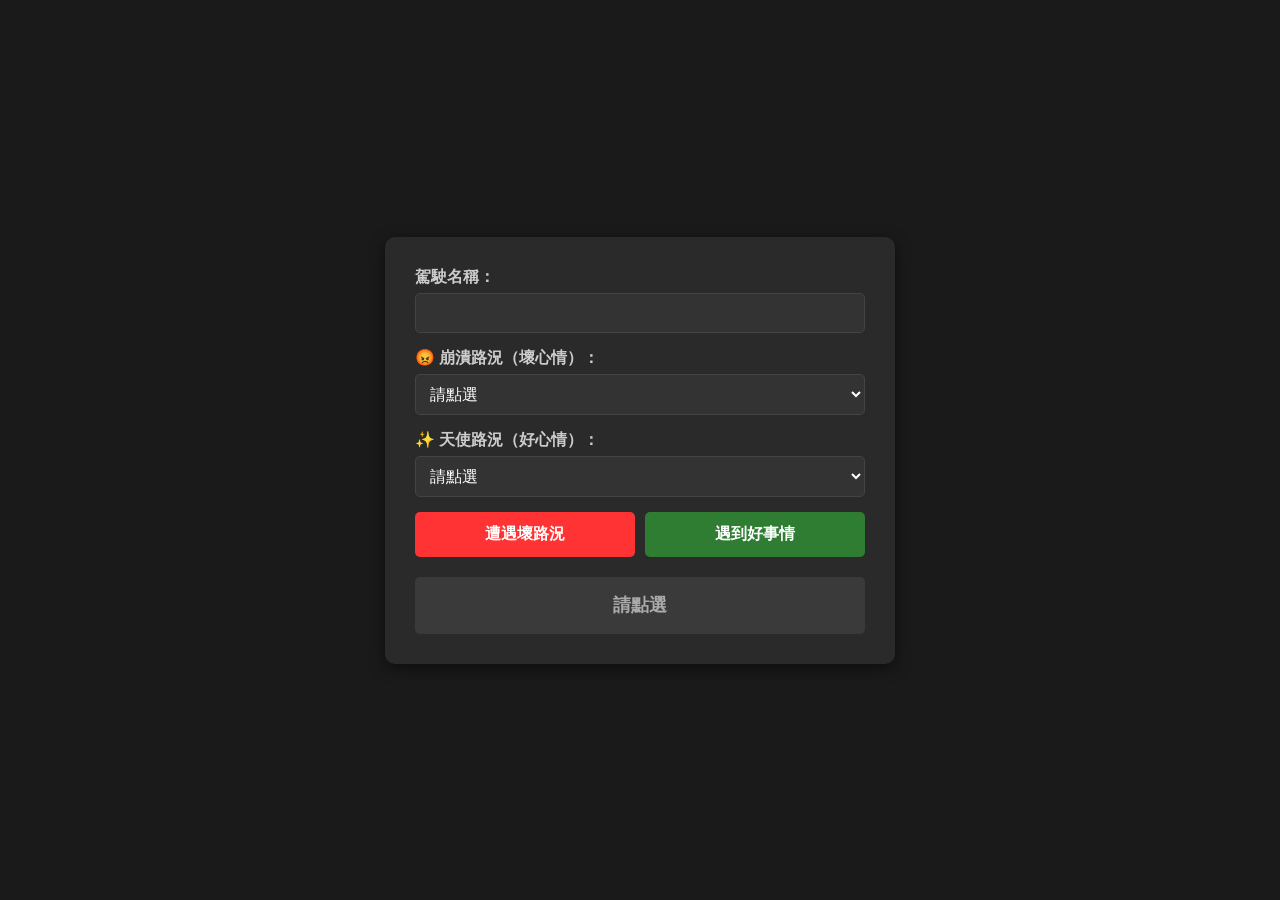
<file: 路怒症.html>
<!DOCTYPE html>
<html lang="zh-Hant-TW">
<head>
    <meta charset="UTF-8">
    <meta name="viewport" content="width=device-width, initial-scale=1.0">
    <title>互動網頁</title>
    <style>
        body {
            font-family: Arial, sans-serif;
            background-color: #1a1a1a;
            display: flex;
            justify-content: center;
            align-items: center;
            height: 100vh;
            margin: 0;
        }
        .container {
            background-color: #2a2a2a;
            padding: 30px;
            border-radius: 10px;
            box-shadow: 0 4px 15px rgba(0,0,0,0.5);
            text-align: center;
            max-width: 450px;
            width: 100%;
            color: #fff;
        }
        .input-group {
            margin-bottom: 15px;
            text-align: left;
        }
        label {
            display: block;
            margin-bottom: 5px;
            color: #ccc;
            font-weight: bold;
        }
        input, select {
            width: 100%;
            padding: 10px;
            border: 1px solid #444;
            background-color: #333;
            color: #fff;
            border-radius: 5px;
            box-sizing: border-box;
            font-size: 16px;
        }
        select option[value=""] {
            color: #888;
        }
        .button-group {
            display: flex;
            gap: 10px;
            margin-top: 15px;
        }
        button {
            flex: 1;
            color: white;
            padding: 12px;
            border: none;
            border-radius: 5px;
            cursor: pointer;
            font-size: 16px;
            font-weight: bold;
        }
        .btn-bad {
            background-color: #ff3333;
        }
        .btn-bad:hover {
            background-color: #cc0000;
        }
        .btn-good {
            background-color: #2e7d32;
        }
        .btn-good:hover {
            background-color: #1b5e20;
        }
        #result {
            margin-top: 20px;
            padding: 15px;
            border-radius: 5px;
            font-size: 18px;
            font-weight: bold;
            line-height: 1.5;
            background-color: #3a3a3a;
            color: #aaa;
        }
    </style>
</head>
<body>

<div class="container">
    <div class="input-group">
        <label for="userName">駕駛名稱：</label>
        <input type="text" id="userName">
    </div>
    
    <div class="input-group">
        <label for="badEvent">😡 崩潰路況（壞心情）：</label>
        <select id="badEvent">
            <option value="" selected disabled hidden>請點選</option>
            <option value="cutIn">惡意插隊超車</option>
            <option value="slowCar">龜速車強佔內線快車道</option>
            <option value="noSignal">轉彎／切換車道不打方向燈</option>
            <option value="tailgate">後方車輛貼超近惡意逼車</option>
            <option value="greenNoMove">綠燈亮了前車還在低頭滑手機</option>
        </select>
    </div>

    <div class="input-group">
        <label for="goodEvent">✨ 天使路況（好心情）：</label>
        <select id="goodEvent">
            <option value="" selected disabled hidden>請點選</option>
            <option value="giveWay">主動禮讓並閃雙黃燈致謝</option>
            <option value="allGreen">一路上前方全都是綠燈</option>
            <option value="findParking">一到目的地剛好路邊有空車位</option>
            <option value="radioSong">收音機剛好播放最喜歡的歌</option>
            <option value="clearRoad">快遲到時高架橋上竟然完全沒塞車</option>
        </select>
    </div>
    
    <div class="button-group">
        <button class="btn-bad" onclick="checkDrivingStatus('bad')">遭遇壞路況</button>
        <button class="btn-good" onclick="checkDrivingStatus('good')">遇到好事情</button>
    </div>
    
    <div id="result">請點選</div>
</div>

<script>
    function checkDrivingStatus(type) {
        const name = document.getElementById('userName').value.trim();
        const resultDiv = document.getElementById('result');
        
        if (name === "") {
            return;
        }
        
        let message = "";
        let backgroundColor = "";
        let textColor = "";

        if (type === 'bad') {
            const event = document.getElementById('badEvent').value;
            if (event === "") {
                return;
            }
            switch (event) {
                case 'cutIn':
                    message = `🤬 [${name}] 路怒指數：99%！狂按喇叭加閃大燈，嘴裡開始口吐芬芳！`;
                    backgroundColor = '#5c0000';
                    textColor = '#ff6666';
                    break;
                case 'slowCar':
                    message = `😤 [${name}] 路怒指數：80%！狂翻白眼，試圖從右側危險超車並投以鄙視眼神！`;
                    backgroundColor = '#5c3a00';
                    textColor = '#ffb366';
                    break;
                case 'noSignal':
                    message = `🙄 [${name}] 路怒指數：50%！深吸一口氣，默默在心裡問候對方的駕駛執照。`;
                    backgroundColor = '#3a3a3a';
                    textColor = '#cccccc';
                    break;
                case 'tailgate':
                    message = `😡 [${name}] 路怒指數：95%！故意輕點煞車警告後車，火藥味瞬間點燃！`;
                    backgroundColor = '#5c001a';
                    textColor = '#ff6699';
                    break;
                case 'greenNoMove':
                    message = `🔊 [${name}] 路怒指數：75%！忍耐 1 秒後直接「叭——————」長聲喇叭伺候！`;
                    backgroundColor = '#004d4d';
                    textColor = '#66ffff';
                    break;
            }
        } else if (type === 'good') {
            const event = document.getElementById('goodEvent').value;
            if (event === "") {
                return;
            }
            switch (event) {
                case 'giveWay':
                    message = `🥰 [${name}] 心情愉悅度：100%！對方切車過來後閃了兩下雙黃燈打招呼，瞬間覺得世界充滿愛。`;
                    backgroundColor = '#1a3a5c';
                    textColor = '#66b3ff';
                    break;
                case 'allGreen':
                    message = `🚗💨 [${name}] 心情愉悅度：120%！一路暢通無阻綠燈到底，神清氣爽！`;
                    backgroundColor = '#004d26';
                    textColor = '#66ffb3';
                    break;
                case 'findParking':
                    message = `🥳 [${name}] 心情愉悅度：150%！完美倒車入庫，省去繞圈找位子的痛苦，今天真是幸運星！`;
                    backgroundColor = '#3d0066';
                    textColor = '#cc66ff';
                    break;
                case 'radioSong':
                    message = `🎵 [${name}] 心情愉悅度：90%！前奏一下直接在車內大合唱，手敲方向盤跟著打節拍。`;
                    backgroundColor = '#4d4d00';
                    textColor = '#ffff66';
                    break;
                case 'clearRoad':
                    message = `😎 [${name}] 心情愉悅度：200%！高架暢行無阻，不僅沒遲到還能好整以暇買杯咖啡。`;
                    backgroundColor = '#1a1a3a';
                    textColor = '#9999ff';
                    break;
            }
        }

        resultDiv.innerHTML = message;
        resultDiv.style.backgroundColor = backgroundColor;
        resultDiv.style.color = textColor;
    }
</script>

</body>
</html>
</file>
